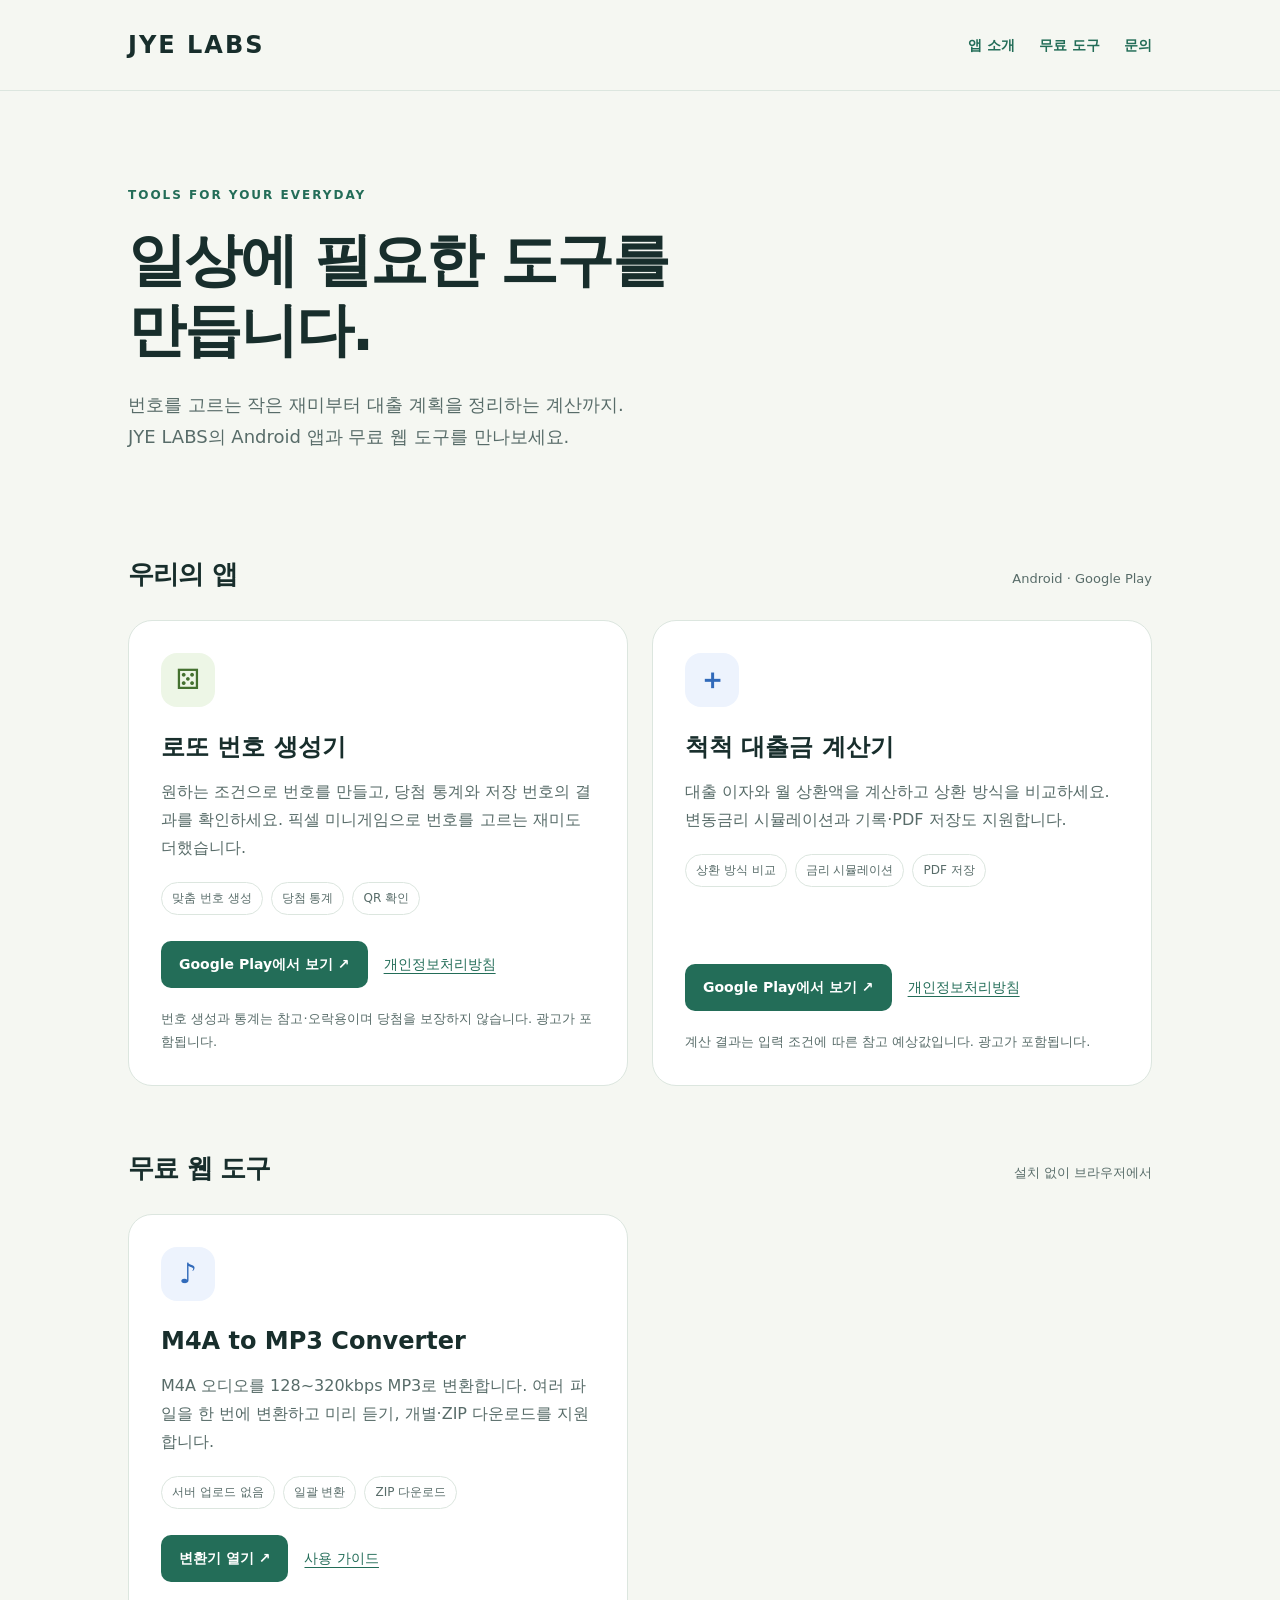
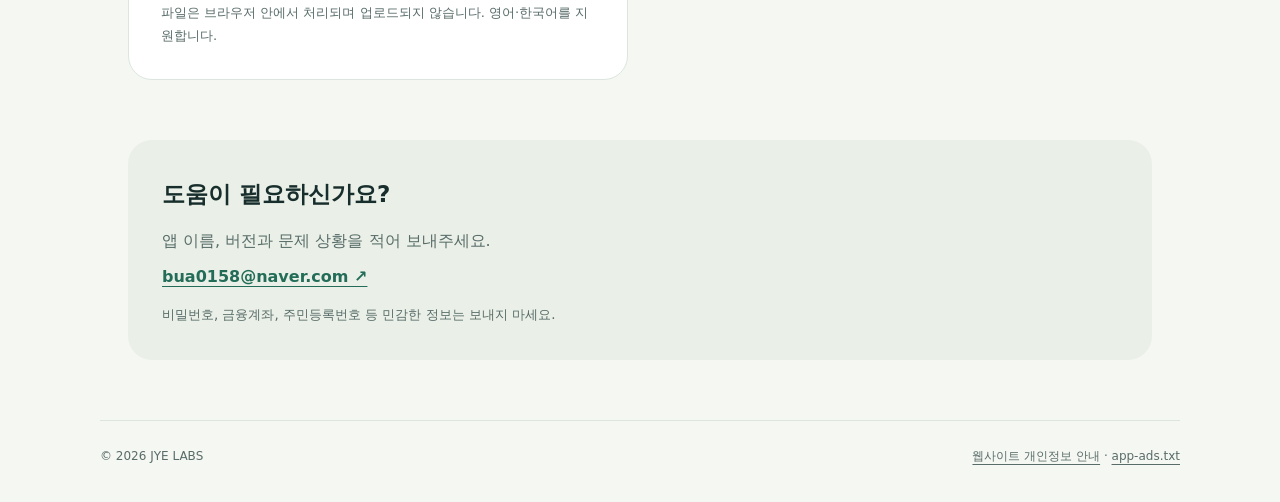
<file: index.html>
<!doctype html><html lang="ko"><head><meta charset="utf-8"><meta name="viewport" content="width=device-width,initial-scale=1"><meta name="color-scheme" content="light"><title>JYE LABS Android 앱·로또 번호 생성기·대출금 계산기</title><link rel="stylesheet" href="/styles.css"><link rel="icon" href="/favicon.svg" type="image/svg+xml"><meta name="description" content="JYE LABS Android 앱의 기능과 설치 링크를 확인하세요. 로또 번호 생성기와 척척 대출금 계산기의 공식 소개·지원·개인정보 안내입니다."><meta property="og:title" content="JYE LABS Android 앱·로또 번호 생성기·대출금 계산기"><meta property="og:description" content="JYE LABS Android 앱의 기능과 설치 링크를 확인하세요. 로또 번호 생성기와 척척 대출금 계산기의 공식 소개·지원·개인정보 안내입니다."><meta property="og:url" content="https://io.jyelabs.com/"><meta property="og:locale" content="ko_KR"><meta name="twitter:title" content="JYE LABS Android 앱·로또 번호 생성기·대출금 계산기"><meta name="twitter:description" content="JYE LABS Android 앱의 기능과 설치 링크를 확인하세요. 로또 번호 생성기와 척척 대출금 계산기의 공식 소개·지원·개인정보 안내입니다."><meta name="twitter:url" content="https://io.jyelabs.com/"><link rel="canonical" href="https://io.jyelabs.com/"><meta name="robots" content="index,follow,max-image-preview:large"></head><body><header><div class="wrap nav"><a class="brand" href="/">JYE LABS</a><nav aria-label="주 메뉴"><a href="/#apps">앱 소개</a><a href="/#tools">무료 도구</a><a href="/#contact">문의</a></nav></div></header><main class="wrap"><section class="hero"><div class="eyebrow">TOOLS FOR YOUR EVERYDAY</div><h1>일상에 필요한 도구를<br>만듭니다.</h1><p>번호를 고르는 작은 재미부터 대출 계획을 정리하는 계산까지.<br>JYE LABS의 Android 앱과 무료 웹 도구를 만나보세요.</p></section><section id="apps"><div class="section-head"><h2>우리의 앱</h2><span>Android · Google Play</span></div><div class="grid"><article class="card"><div class="icon" aria-hidden="true">⚄</div><h3>로또 번호 생성기</h3><p>원하는 조건으로 번호를 만들고, 당첨 통계와 저장 번호의 결과를 확인하세요. 픽셀 미니게임으로 번호를 고르는 재미도 더했습니다.</p><div class="tags"><span class="tag">맞춤 번호 생성</span><span class="tag">당첨 통계</span><span class="tag">QR 확인</span></div><div class="links"><a class="button" href="https://play.google.com/store/apps/details?id=com.jyelabs.luckmasterlotto" rel="noopener noreferrer" target="_blank">Google Play에서 보기 ↗</a><a class="textlink" href="/privacy/lotto.html">개인정보처리방침</a></div><p class="note">번호 생성과 통계는 참고·오락용이며 당첨을 보장하지 않습니다. 광고가 포함됩니다.</p></article><article class="card"><div class="icon blue" aria-hidden="true">＋</div><h3>척척 대출금 계산기</h3><p>대출 이자와 월 상환액을 계산하고 상환 방식을 비교하세요. 변동금리 시뮬레이션과 기록·PDF 저장도 지원합니다.</p><div class="tags"><span class="tag">상환 방식 비교</span><span class="tag">금리 시뮬레이션</span><span class="tag">PDF 저장</span></div><div class="links"><a class="button" href="https://play.google.com/store/apps/details?id=com.aistudio.loancalculator.xqywt" rel="noopener noreferrer" target="_blank">Google Play에서 보기 ↗</a><a class="textlink" href="/privacy/loan.html">개인정보처리방침</a></div><p class="note">계산 결과는 입력 조건에 따른 참고 예상값입니다. 광고가 포함됩니다.</p></article></div></section><section id="tools" class="tools"><div class="section-head"><h2>무료 웹 도구</h2><span>설치 없이 브라우저에서</span></div><div class="grid"><article class="card"><div class="icon blue" aria-hidden="true">♪</div><h3>M4A to MP3 Converter</h3><p>M4A 오디오를 128~320kbps MP3로 변환합니다. 여러 파일을 한 번에 변환하고 미리 듣기, 개별·ZIP 다운로드를 지원합니다.</p><div class="tags"><span class="tag">서버 업로드 없음</span><span class="tag">일괄 변환</span><span class="tag">ZIP 다운로드</span></div><div class="links"><a class="button" href="https://www.m4amp3.jyelabs.com/">변환기 열기 ↗</a><a class="textlink" href="/guides/m4a-to-mp3">사용 가이드</a></div><p class="note">파일은 브라우저 안에서 처리되며 업로드되지 않습니다. 영어·한국어를 지원합니다.</p></article></div></section><section class="support" id="contact"><h2>도움이 필요하신가요?</h2><p>앱 이름, 버전과 문제 상황을 적어 보내주세요.</p><a href="mailto:bua0158@naver.com">bua0158@naver.com ↗</a><small>비밀번호, 금융계좌, 주민등록번호 등 민감한 정보는 보내지 마세요.</small></section></main><footer class="wrap footer"><span>© 2026 JYE LABS</span><span><a href="/privacy/site.html">웹사이트 개인정보 안내</a> · <a href="/app-ads.txt">app-ads.txt</a></span></footer></body></html>
</file>
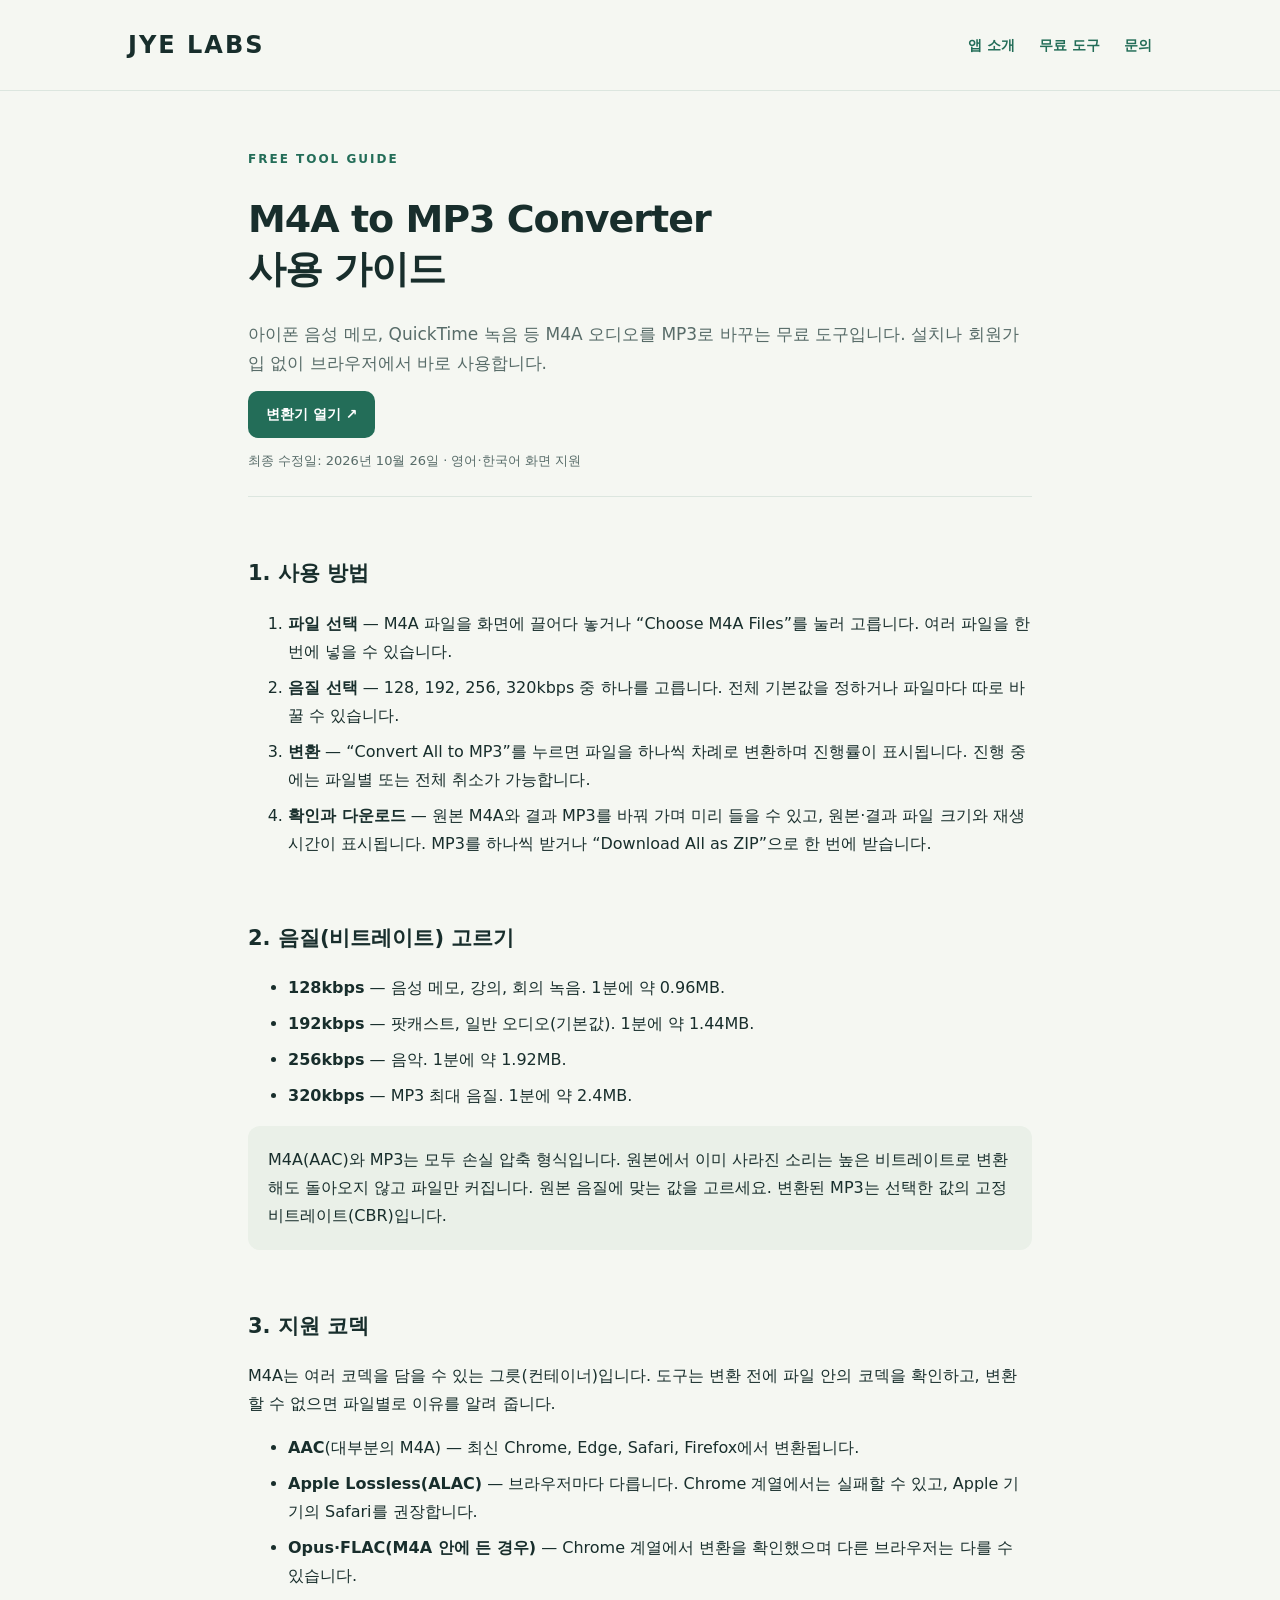
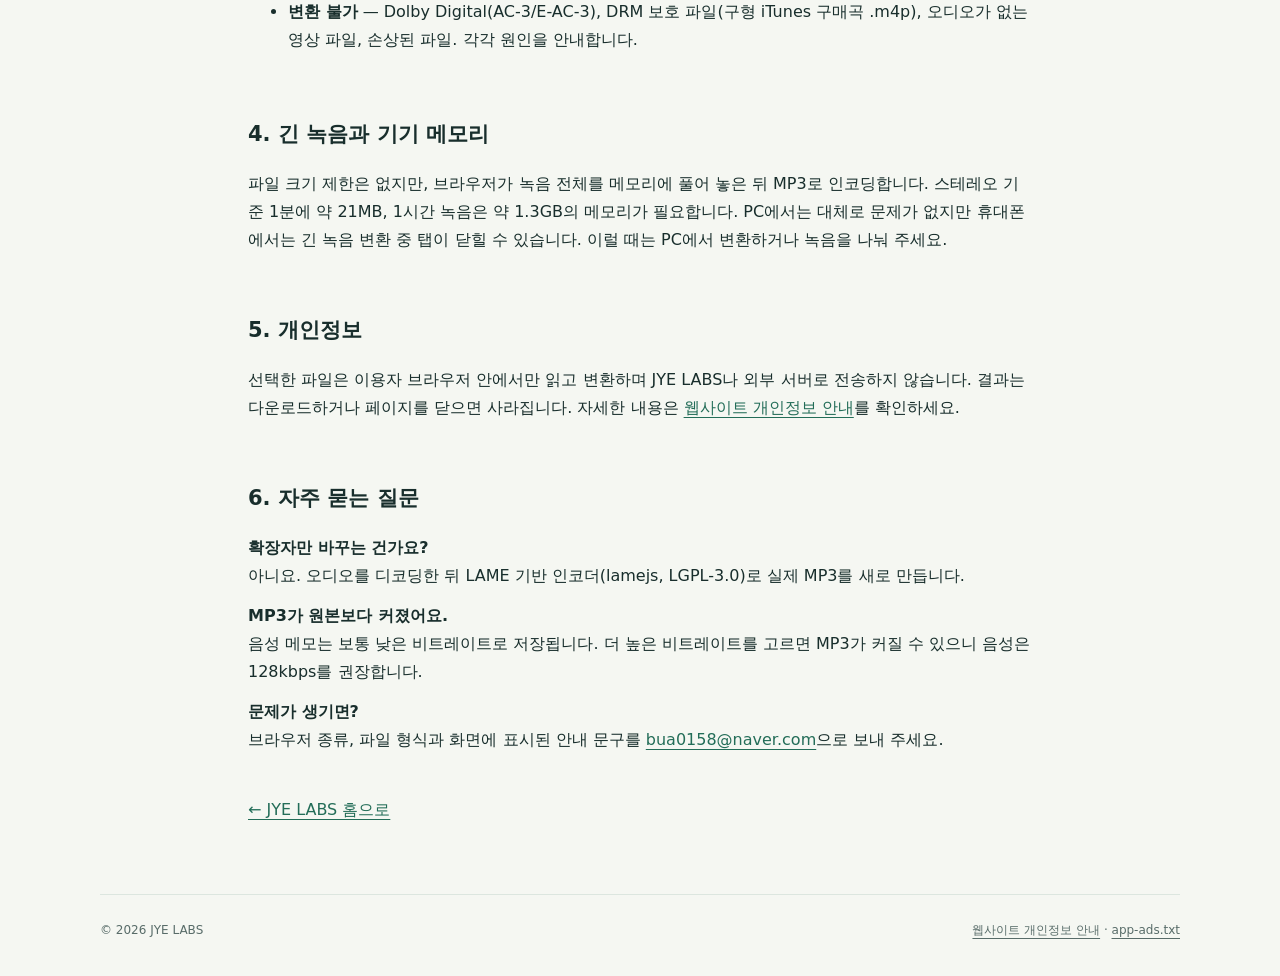
<file: guides/m4a-to-mp3.html>
<!doctype html><html lang="ko"><head><meta charset="utf-8"><meta name="viewport" content="width=device-width,initial-scale=1"><meta name="color-scheme" content="light"><title>M4A MP3 변환 사용 가이드 | JYE LABS</title><meta name="description" content="JYE LABS M4A to MP3 Converter 사용 방법, 음질 선택 기준, 지원 코덱과 제한사항을 안내합니다. 파일은 브라우저에서 처리되며 업로드되지 않습니다."><link rel="canonical" href="https://io.jyelabs.com/guides/m4a-to-mp3"><meta property="og:title" content="M4A MP3 변환 사용 가이드 | JYE LABS"><meta property="og:description" content="M4A to MP3 Converter 사용 방법, 음질 선택 기준, 지원 코덱과 제한사항 안내"><meta property="og:url" content="https://io.jyelabs.com/guides/m4a-to-mp3"><meta property="og:locale" content="ko_KR"><link rel="stylesheet" href="/styles.css"><link rel="icon" href="/favicon.svg" type="image/svg+xml"></head><body><header><div class="wrap nav"><a class="brand" href="/">JYE LABS</a><nav aria-label="주 메뉴"><a href="/#apps">앱 소개</a><a href="/#tools">무료 도구</a><a href="/#contact">문의</a></nav></div></header><main class="wrap policy"><div class="eyebrow">FREE TOOL GUIDE</div><h1>M4A to MP3 Converter<br>사용 가이드</h1><p class="lede">아이폰 음성 메모, QuickTime 녹음 등 M4A 오디오를 MP3로 바꾸는 무료 도구입니다. 설치나 회원가입 없이 브라우저에서 바로 사용합니다.</p><p><a class="button" href="https://www.m4amp3.jyelabs.com/">변환기 열기 ↗</a></p><p class="meta">최종 수정일: 2026년 10월 26일 · 영어·한국어 화면 지원</p>
<section><h2>1. 사용 방법</h2><ol><li><b>파일 선택</b> — M4A 파일을 화면에 끌어다 놓거나 “Choose M4A Files”를 눌러 고릅니다. 여러 파일을 한 번에 넣을 수 있습니다.</li><li><b>음질 선택</b> — 128, 192, 256, 320kbps 중 하나를 고릅니다. 전체 기본값을 정하거나 파일마다 따로 바꿀 수 있습니다.</li><li><b>변환</b> — “Convert All to MP3”를 누르면 파일을 하나씩 차례로 변환하며 진행률이 표시됩니다. 진행 중에는 파일별 또는 전체 취소가 가능합니다.</li><li><b>확인과 다운로드</b> — 원본 M4A와 결과 MP3를 바꿔 가며 미리 들을 수 있고, 원본·결과 파일 크기와 재생시간이 표시됩니다. MP3를 하나씩 받거나 “Download All as ZIP”으로 한 번에 받습니다.</li></ol></section>
<section><h2>2. 음질(비트레이트) 고르기</h2><ul><li><b>128kbps</b> — 음성 메모, 강의, 회의 녹음. 1분에 약 0.96MB.</li><li><b>192kbps</b> — 팟캐스트, 일반 오디오(기본값). 1분에 약 1.44MB.</li><li><b>256kbps</b> — 음악. 1분에 약 1.92MB.</li><li><b>320kbps</b> — MP3 최대 음질. 1분에 약 2.4MB.</li></ul><p class="callout">M4A(AAC)와 MP3는 모두 손실 압축 형식입니다. 원본에서 이미 사라진 소리는 높은 비트레이트로 변환해도 돌아오지 않고 파일만 커집니다. 원본 음질에 맞는 값을 고르세요. 변환된 MP3는 선택한 값의 고정 비트레이트(CBR)입니다.</p></section>
<section><h2>3. 지원 코덱</h2><p>M4A는 여러 코덱을 담을 수 있는 그릇(컨테이너)입니다. 도구는 변환 전에 파일 안의 코덱을 확인하고, 변환할 수 없으면 파일별로 이유를 알려 줍니다.</p><ul><li><b>AAC</b>(대부분의 M4A) — 최신 Chrome, Edge, Safari, Firefox에서 변환됩니다.</li><li><b>Apple Lossless(ALAC)</b> — 브라우저마다 다릅니다. Chrome 계열에서는 실패할 수 있고, Apple 기기의 Safari를 권장합니다.</li><li><b>Opus·FLAC(M4A 안에 든 경우)</b> — Chrome 계열에서 변환을 확인했으며 다른 브라우저는 다를 수 있습니다.</li><li><b>변환 불가</b> — Dolby Digital(AC-3/E-AC-3), DRM 보호 파일(구형 iTunes 구매곡 .m4p), 오디오가 없는 영상 파일, 손상된 파일. 각각 원인을 안내합니다.</li></ul></section>
<section><h2>4. 긴 녹음과 기기 메모리</h2><p>파일 크기 제한은 없지만, 브라우저가 녹음 전체를 메모리에 풀어 놓은 뒤 MP3로 인코딩합니다. 스테레오 기준 1분에 약 21MB, 1시간 녹음은 약 1.3GB의 메모리가 필요합니다. PC에서는 대체로 문제가 없지만 휴대폰에서는 긴 녹음 변환 중 탭이 닫힐 수 있습니다. 이럴 때는 PC에서 변환하거나 녹음을 나눠 주세요.</p></section>
<section><h2>5. 개인정보</h2><p>선택한 파일은 이용자 브라우저 안에서만 읽고 변환하며 JYE LABS나 외부 서버로 전송하지 않습니다. 결과는 다운로드하거나 페이지를 닫으면 사라집니다. 자세한 내용은 <a href="/privacy/site.html">웹사이트 개인정보 안내</a>를 확인하세요.</p></section>
<section><h2>6. 자주 묻는 질문</h2><p><b>확장자만 바꾸는 건가요?</b><br>아니요. 오디오를 디코딩한 뒤 LAME 기반 인코더(lamejs, LGPL-3.0)로 실제 MP3를 새로 만듭니다.</p><p><b>MP3가 원본보다 커졌어요.</b><br>음성 메모는 보통 낮은 비트레이트로 저장됩니다. 더 높은 비트레이트를 고르면 MP3가 커질 수 있으니 음성은 128kbps를 권장합니다.</p><p><b>문제가 생기면?</b><br>브라우저 종류, 파일 형식과 화면에 표시된 안내 문구를 <a href="mailto:bua0158@naver.com">bua0158@naver.com</a>으로 보내 주세요.</p></section><a class="back" href="/">← JYE LABS 홈으로</a></main><footer class="wrap footer"><span>© 2026 JYE LABS</span><span><a href="/privacy/site.html">웹사이트 개인정보 안내</a> · <a href="/app-ads.txt">app-ads.txt</a></span></footer></body></html>
</file>
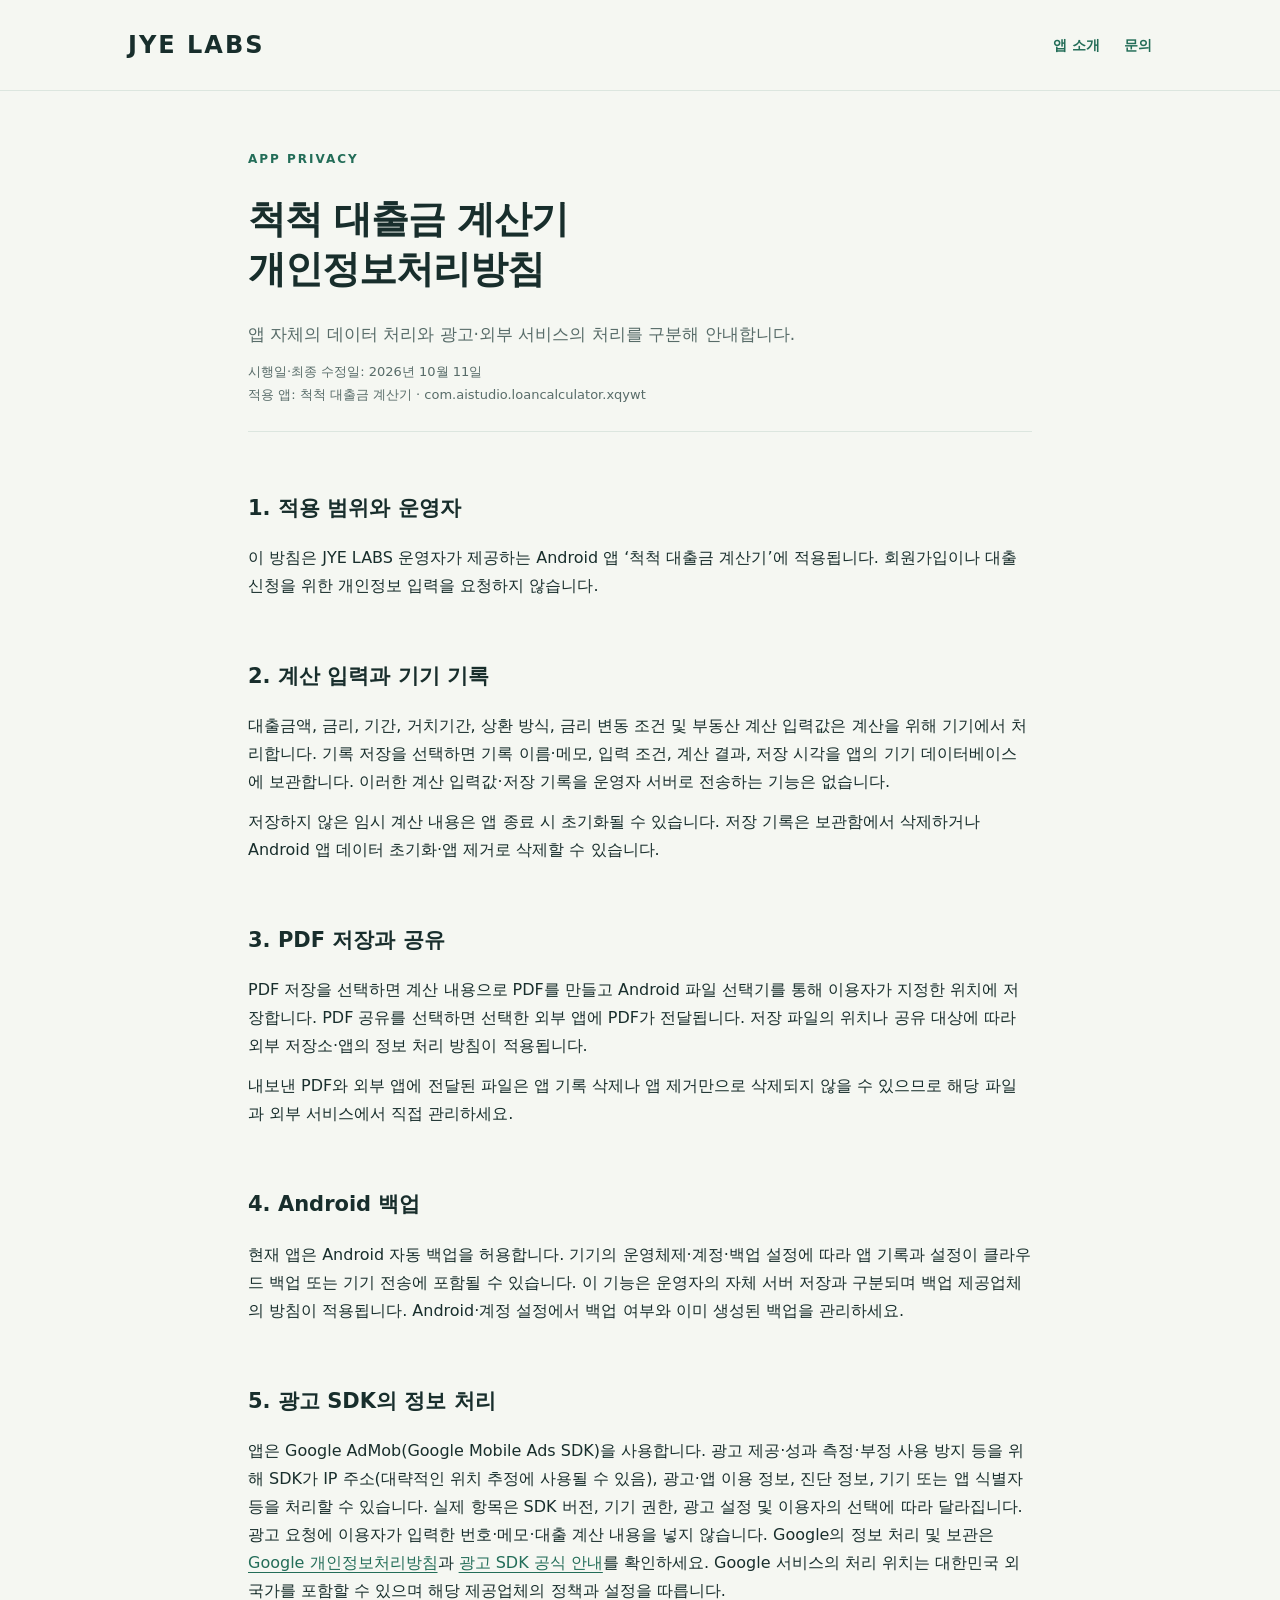
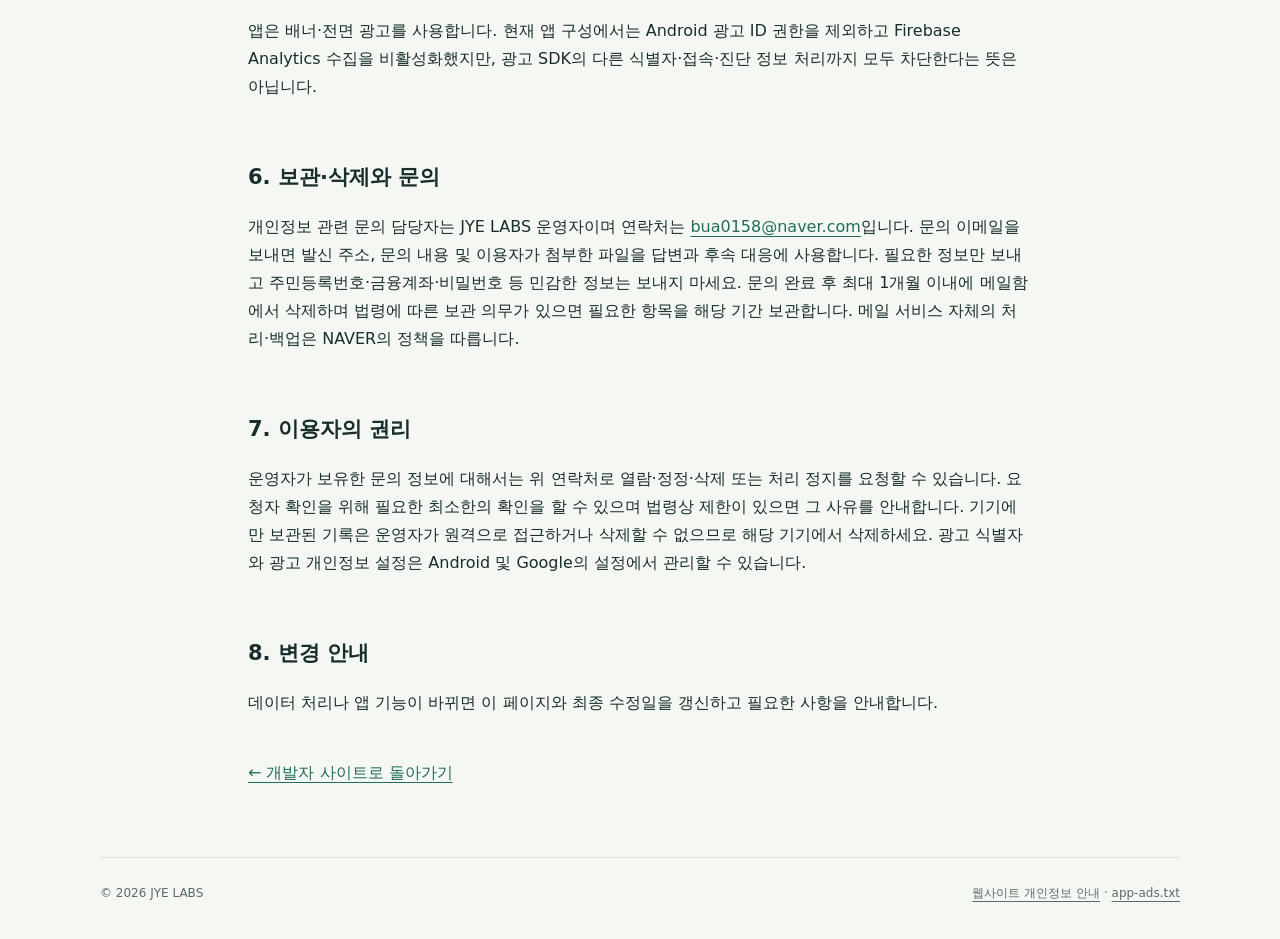
<file: privacy/loan.html>
<!doctype html><html lang="ko"><head><meta charset="utf-8"><meta name="viewport" content="width=device-width,initial-scale=1"><meta name="description" content="척척 대출금 계산기의 기기 저장, 광고, 외부 서비스 및 문의 정보 처리 안내"><meta name="color-scheme" content="light"><title>척척 대출금 계산기 개인정보처리방침 | JYE LABS</title><link rel="stylesheet" href="/styles.css"><link rel="icon" href="/favicon.svg" type="image/svg+xml"></head><body><header><div class="wrap nav"><a class="brand" href="/">JYE LABS</a><nav aria-label="주 메뉴"><a href="/#apps">앱 소개</a><a href="/#contact">문의</a></nav></div></header><main class="wrap policy"><div class="eyebrow">APP PRIVACY</div><h1>척척 대출금 계산기<br>개인정보처리방침</h1><p class="lede">앱 자체의 데이터 처리와 광고·외부 서비스의 처리를 구분해 안내합니다.</p><p class="meta">시행일·최종 수정일: 2026년 10월 11일<br>적용 앱: 척척 대출금 계산기 · com.aistudio.loancalculator.xqywt</p><section><h2>1. 적용 범위와 운영자</h2><p>이 방침은 JYE LABS 운영자가 제공하는 Android 앱 ‘척척 대출금 계산기’에 적용됩니다. 회원가입이나 대출 신청을 위한 개인정보 입력을 요청하지 않습니다.</p></section><section><h2>2. 계산 입력과 기기 기록</h2><p>대출금액, 금리, 기간, 거치기간, 상환 방식, 금리 변동 조건 및 부동산 계산 입력값은 계산을 위해 기기에서 처리합니다. 기록 저장을 선택하면 기록 이름·메모, 입력 조건, 계산 결과, 저장 시각을 앱의 기기 데이터베이스에 보관합니다. 이러한 계산 입력값·저장 기록을 운영자 서버로 전송하는 기능은 없습니다.</p><p>저장하지 않은 임시 계산 내용은 앱 종료 시 초기화될 수 있습니다. 저장 기록은 보관함에서 삭제하거나 Android 앱 데이터 초기화·앱 제거로 삭제할 수 있습니다.</p></section><section><h2>3. PDF 저장과 공유</h2><p>PDF 저장을 선택하면 계산 내용으로 PDF를 만들고 Android 파일 선택기를 통해 이용자가 지정한 위치에 저장합니다. PDF 공유를 선택하면 선택한 외부 앱에 PDF가 전달됩니다. 저장 파일의 위치나 공유 대상에 따라 외부 저장소·앱의 정보 처리 방침이 적용됩니다.</p><p>내보낸 PDF와 외부 앱에 전달된 파일은 앱 기록 삭제나 앱 제거만으로 삭제되지 않을 수 있으므로 해당 파일과 외부 서비스에서 직접 관리하세요.</p></section><section><h2>4. Android 백업</h2><p>현재 앱은 Android 자동 백업을 허용합니다. 기기의 운영체제·계정·백업 설정에 따라 앱 기록과 설정이 클라우드 백업 또는 기기 전송에 포함될 수 있습니다. 이 기능은 운영자의 자체 서버 저장과 구분되며 백업 제공업체의 방침이 적용됩니다. Android·계정 설정에서 백업 여부와 이미 생성된 백업을 관리하세요.</p></section><section><h2>5. 광고 SDK의 정보 처리</h2><p>앱은 Google AdMob(Google Mobile Ads SDK)을 사용합니다. 광고 제공·성과 측정·부정 사용 방지 등을 위해 SDK가 IP 주소(대략적인 위치 추정에 사용될 수 있음), 광고·앱 이용 정보, 진단 정보, 기기 또는 앱 식별자 등을 처리할 수 있습니다. 실제 항목은 SDK 버전, 기기 권한, 광고 설정 및 이용자의 선택에 따라 달라집니다. 광고 요청에 이용자가 입력한 번호·메모·대출 계산 내용을 넣지 않습니다. Google의 정보 처리 및 보관은 <a href="https://policies.google.com/privacy" rel="noopener noreferrer" target="_blank">Google 개인정보처리방침</a>과 <a href="https://developers.google.com/admob/android/privacy/play-data-disclosure" rel="noopener noreferrer" target="_blank">광고 SDK 공식 안내</a>를 확인하세요. Google 서비스의 처리 위치는 대한민국 외 국가를 포함할 수 있으며 해당 제공업체의 정책과 설정을 따릅니다.</p><p>앱은 배너·전면 광고를 사용합니다. 현재 앱 구성에서는 Android 광고 ID 권한을 제외하고 Firebase Analytics 수집을 비활성화했지만, 광고 SDK의 다른 식별자·접속·진단 정보 처리까지 모두 차단한다는 뜻은 아닙니다.</p></section><section><h2>6. 보관·삭제와 문의</h2><p>개인정보 관련 문의 담당자는 JYE LABS 운영자이며 연락처는 <a href="mailto:bua0158@naver.com">bua0158@naver.com</a>입니다. 문의 이메일을 보내면 발신 주소, 문의 내용 및 이용자가 첨부한 파일을 답변과 후속 대응에 사용합니다. 필요한 정보만 보내고 주민등록번호·금융계좌·비밀번호 등 민감한 정보는 보내지 마세요. 문의 완료 후 최대 1개월 이내에 메일함에서 삭제하며 법령에 따른 보관 의무가 있으면 필요한 항목을 해당 기간 보관합니다. 메일 서비스 자체의 처리·백업은 NAVER의 정책을 따릅니다.</p></section><section><h2>7. 이용자의 권리</h2><p>운영자가 보유한 문의 정보에 대해서는 위 연락처로 열람·정정·삭제 또는 처리 정지를 요청할 수 있습니다. 요청자 확인을 위해 필요한 최소한의 확인을 할 수 있으며 법령상 제한이 있으면 그 사유를 안내합니다. 기기에만 보관된 기록은 운영자가 원격으로 접근하거나 삭제할 수 없으므로 해당 기기에서 삭제하세요. 광고 식별자와 광고 개인정보 설정은 Android 및 Google의 설정에서 관리할 수 있습니다.</p></section><section><h2>8. 변경 안내</h2><p>데이터 처리나 앱 기능이 바뀌면 이 페이지와 최종 수정일을 갱신하고 필요한 사항을 안내합니다.</p></section><a class="back" href="/">← 개발자 사이트로 돌아가기</a></main><footer class="wrap footer"><span>© 2026 JYE LABS</span><span><a href="/privacy/site.html">웹사이트 개인정보 안내</a> · <a href="/app-ads.txt">app-ads.txt</a></span></footer></body></html>
</file>
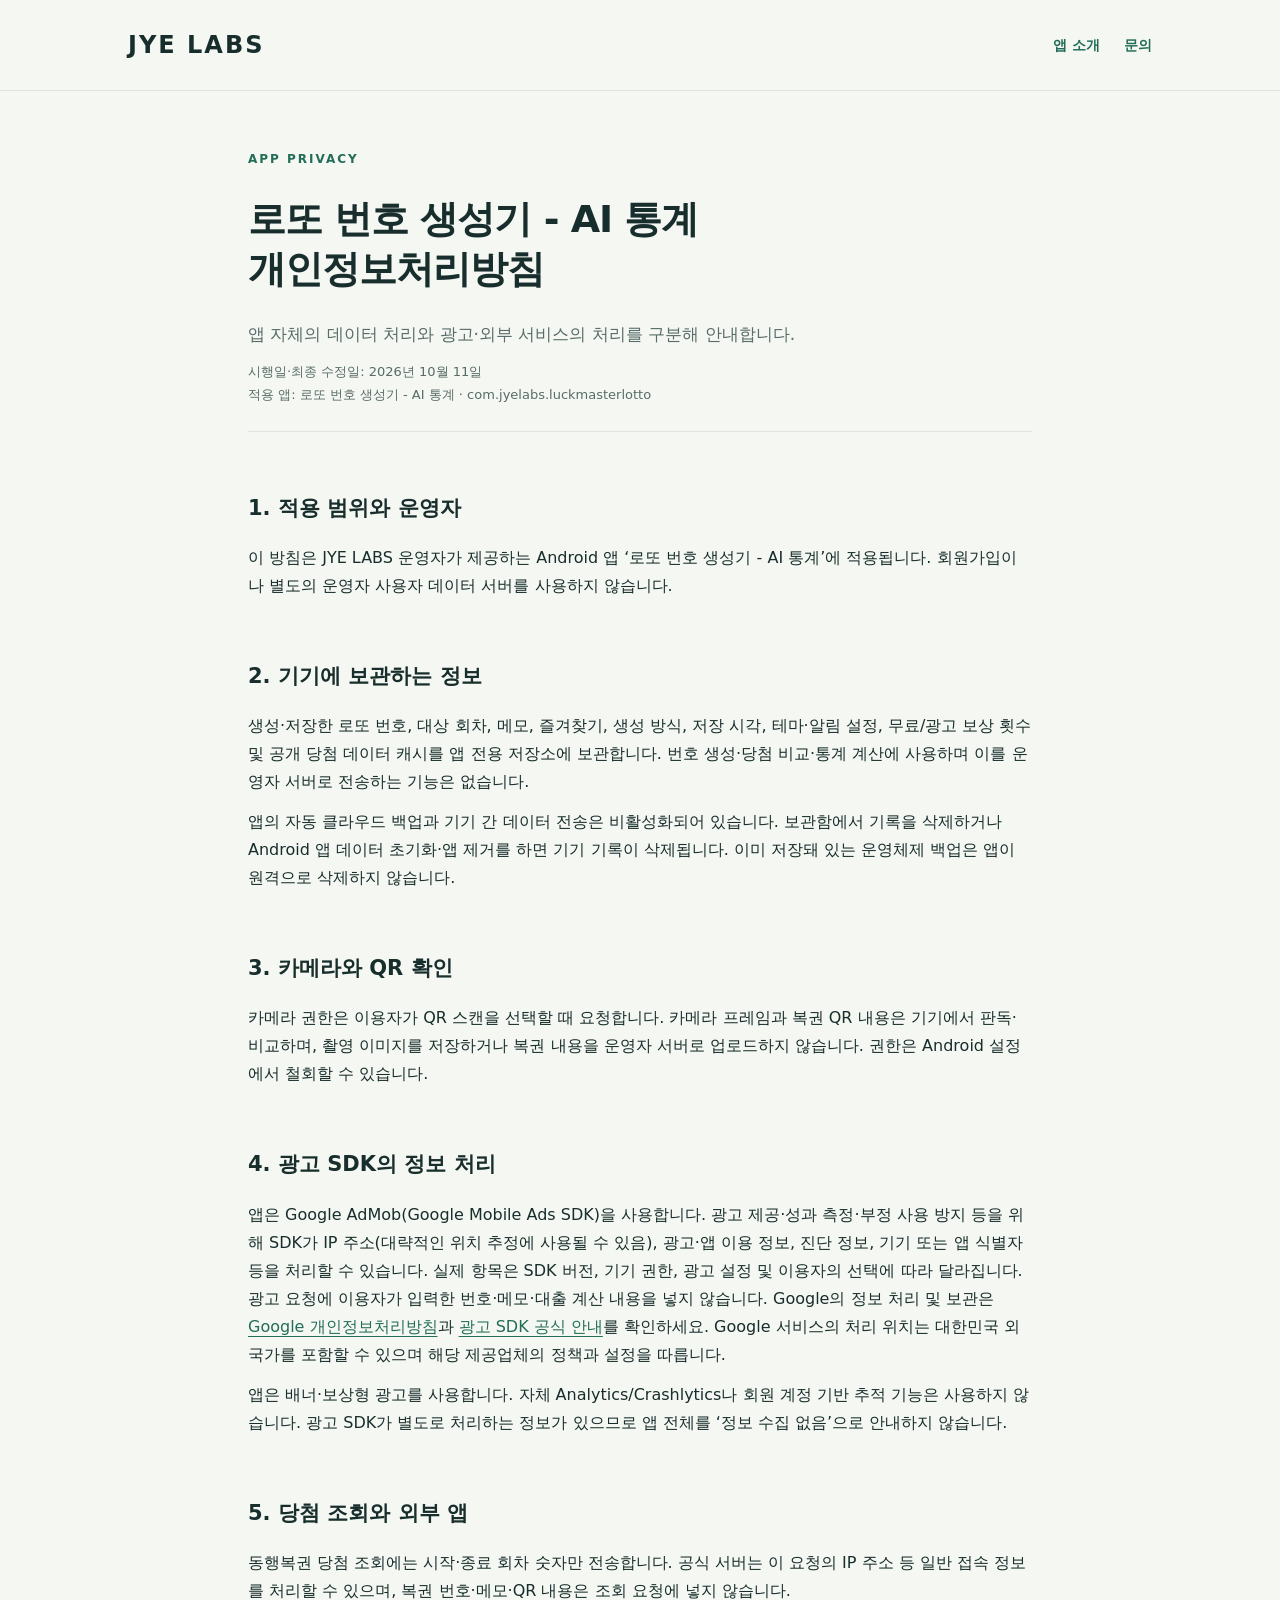
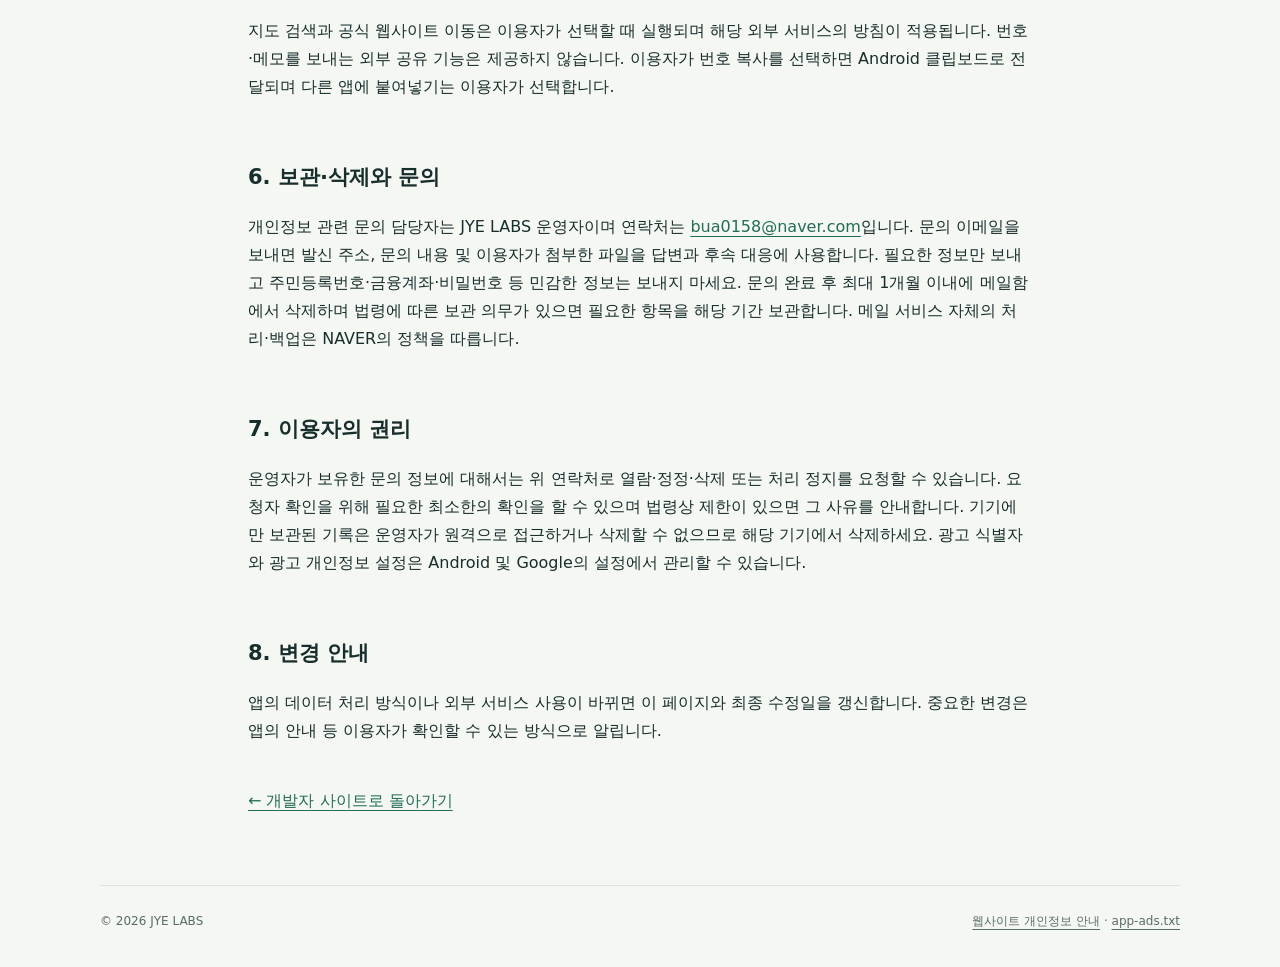
<file: privacy/lotto.html>
<!doctype html><html lang="ko"><head><meta charset="utf-8"><meta name="viewport" content="width=device-width,initial-scale=1"><meta name="description" content="로또 번호 생성기 - AI 통계의 기기 저장, 광고, 외부 서비스 및 문의 정보 처리 안내"><meta name="color-scheme" content="light"><title>로또 번호 생성기 - AI 통계 개인정보처리방침 | JYE LABS</title><link rel="stylesheet" href="/styles.css"><link rel="icon" href="/favicon.svg" type="image/svg+xml"></head><body><header><div class="wrap nav"><a class="brand" href="/">JYE LABS</a><nav aria-label="주 메뉴"><a href="/#apps">앱 소개</a><a href="/#contact">문의</a></nav></div></header><main class="wrap policy"><div class="eyebrow">APP PRIVACY</div><h1>로또 번호 생성기 - AI 통계<br>개인정보처리방침</h1><p class="lede">앱 자체의 데이터 처리와 광고·외부 서비스의 처리를 구분해 안내합니다.</p><p class="meta">시행일·최종 수정일: 2026년 10월 11일<br>적용 앱: 로또 번호 생성기 - AI 통계 · com.jyelabs.luckmasterlotto</p><section><h2>1. 적용 범위와 운영자</h2><p>이 방침은 JYE LABS 운영자가 제공하는 Android 앱 ‘로또 번호 생성기 - AI 통계’에 적용됩니다. 회원가입이나 별도의 운영자 사용자 데이터 서버를 사용하지 않습니다.</p></section><section><h2>2. 기기에 보관하는 정보</h2><p>생성·저장한 로또 번호, 대상 회차, 메모, 즐겨찾기, 생성 방식, 저장 시각, 테마·알림 설정, 무료/광고 보상 횟수 및 공개 당첨 데이터 캐시를 앱 전용 저장소에 보관합니다. 번호 생성·당첨 비교·통계 계산에 사용하며 이를 운영자 서버로 전송하는 기능은 없습니다.</p><p>앱의 자동 클라우드 백업과 기기 간 데이터 전송은 비활성화되어 있습니다. 보관함에서 기록을 삭제하거나 Android 앱 데이터 초기화·앱 제거를 하면 기기 기록이 삭제됩니다. 이미 저장돼 있는 운영체제 백업은 앱이 원격으로 삭제하지 않습니다.</p></section><section><h2>3. 카메라와 QR 확인</h2><p>카메라 권한은 이용자가 QR 스캔을 선택할 때 요청합니다. 카메라 프레임과 복권 QR 내용은 기기에서 판독·비교하며, 촬영 이미지를 저장하거나 복권 내용을 운영자 서버로 업로드하지 않습니다. 권한은 Android 설정에서 철회할 수 있습니다.</p></section><section><h2>4. 광고 SDK의 정보 처리</h2><p>앱은 Google AdMob(Google Mobile Ads SDK)을 사용합니다. 광고 제공·성과 측정·부정 사용 방지 등을 위해 SDK가 IP 주소(대략적인 위치 추정에 사용될 수 있음), 광고·앱 이용 정보, 진단 정보, 기기 또는 앱 식별자 등을 처리할 수 있습니다. 실제 항목은 SDK 버전, 기기 권한, 광고 설정 및 이용자의 선택에 따라 달라집니다. 광고 요청에 이용자가 입력한 번호·메모·대출 계산 내용을 넣지 않습니다. Google의 정보 처리 및 보관은 <a href="https://policies.google.com/privacy" rel="noopener noreferrer" target="_blank">Google 개인정보처리방침</a>과 <a href="https://developers.google.com/admob/android/privacy/play-data-disclosure" rel="noopener noreferrer" target="_blank">광고 SDK 공식 안내</a>를 확인하세요. Google 서비스의 처리 위치는 대한민국 외 국가를 포함할 수 있으며 해당 제공업체의 정책과 설정을 따릅니다.</p><p>앱은 배너·보상형 광고를 사용합니다. 자체 Analytics/Crashlytics나 회원 계정 기반 추적 기능은 사용하지 않습니다. 광고 SDK가 별도로 처리하는 정보가 있으므로 앱 전체를 ‘정보 수집 없음’으로 안내하지 않습니다.</p></section><section><h2>5. 당첨 조회와 외부 앱</h2><p>동행복권 당첨 조회에는 시작·종료 회차 숫자만 전송합니다. 공식 서버는 이 요청의 IP 주소 등 일반 접속 정보를 처리할 수 있으며, 복권 번호·메모·QR 내용은 조회 요청에 넣지 않습니다.</p><p>지도 검색과 공식 웹사이트 이동은 이용자가 선택할 때 실행되며 해당 외부 서비스의 방침이 적용됩니다. 번호·메모를 보내는 외부 공유 기능은 제공하지 않습니다. 이용자가 번호 복사를 선택하면 Android 클립보드로 전달되며 다른 앱에 붙여넣기는 이용자가 선택합니다.</p></section><section><h2>6. 보관·삭제와 문의</h2><p>개인정보 관련 문의 담당자는 JYE LABS 운영자이며 연락처는 <a href="mailto:bua0158@naver.com">bua0158@naver.com</a>입니다. 문의 이메일을 보내면 발신 주소, 문의 내용 및 이용자가 첨부한 파일을 답변과 후속 대응에 사용합니다. 필요한 정보만 보내고 주민등록번호·금융계좌·비밀번호 등 민감한 정보는 보내지 마세요. 문의 완료 후 최대 1개월 이내에 메일함에서 삭제하며 법령에 따른 보관 의무가 있으면 필요한 항목을 해당 기간 보관합니다. 메일 서비스 자체의 처리·백업은 NAVER의 정책을 따릅니다.</p></section><section><h2>7. 이용자의 권리</h2><p>운영자가 보유한 문의 정보에 대해서는 위 연락처로 열람·정정·삭제 또는 처리 정지를 요청할 수 있습니다. 요청자 확인을 위해 필요한 최소한의 확인을 할 수 있으며 법령상 제한이 있으면 그 사유를 안내합니다. 기기에만 보관된 기록은 운영자가 원격으로 접근하거나 삭제할 수 없으므로 해당 기기에서 삭제하세요. 광고 식별자와 광고 개인정보 설정은 Android 및 Google의 설정에서 관리할 수 있습니다.</p></section><section><h2>8. 변경 안내</h2><p>앱의 데이터 처리 방식이나 외부 서비스 사용이 바뀌면 이 페이지와 최종 수정일을 갱신합니다. 중요한 변경은 앱의 안내 등 이용자가 확인할 수 있는 방식으로 알립니다.</p></section><a class="back" href="/">← 개발자 사이트로 돌아가기</a></main><footer class="wrap footer"><span>© 2026 JYE LABS</span><span><a href="/privacy/site.html">웹사이트 개인정보 안내</a> · <a href="/app-ads.txt">app-ads.txt</a></span></footer></body></html>
</file>
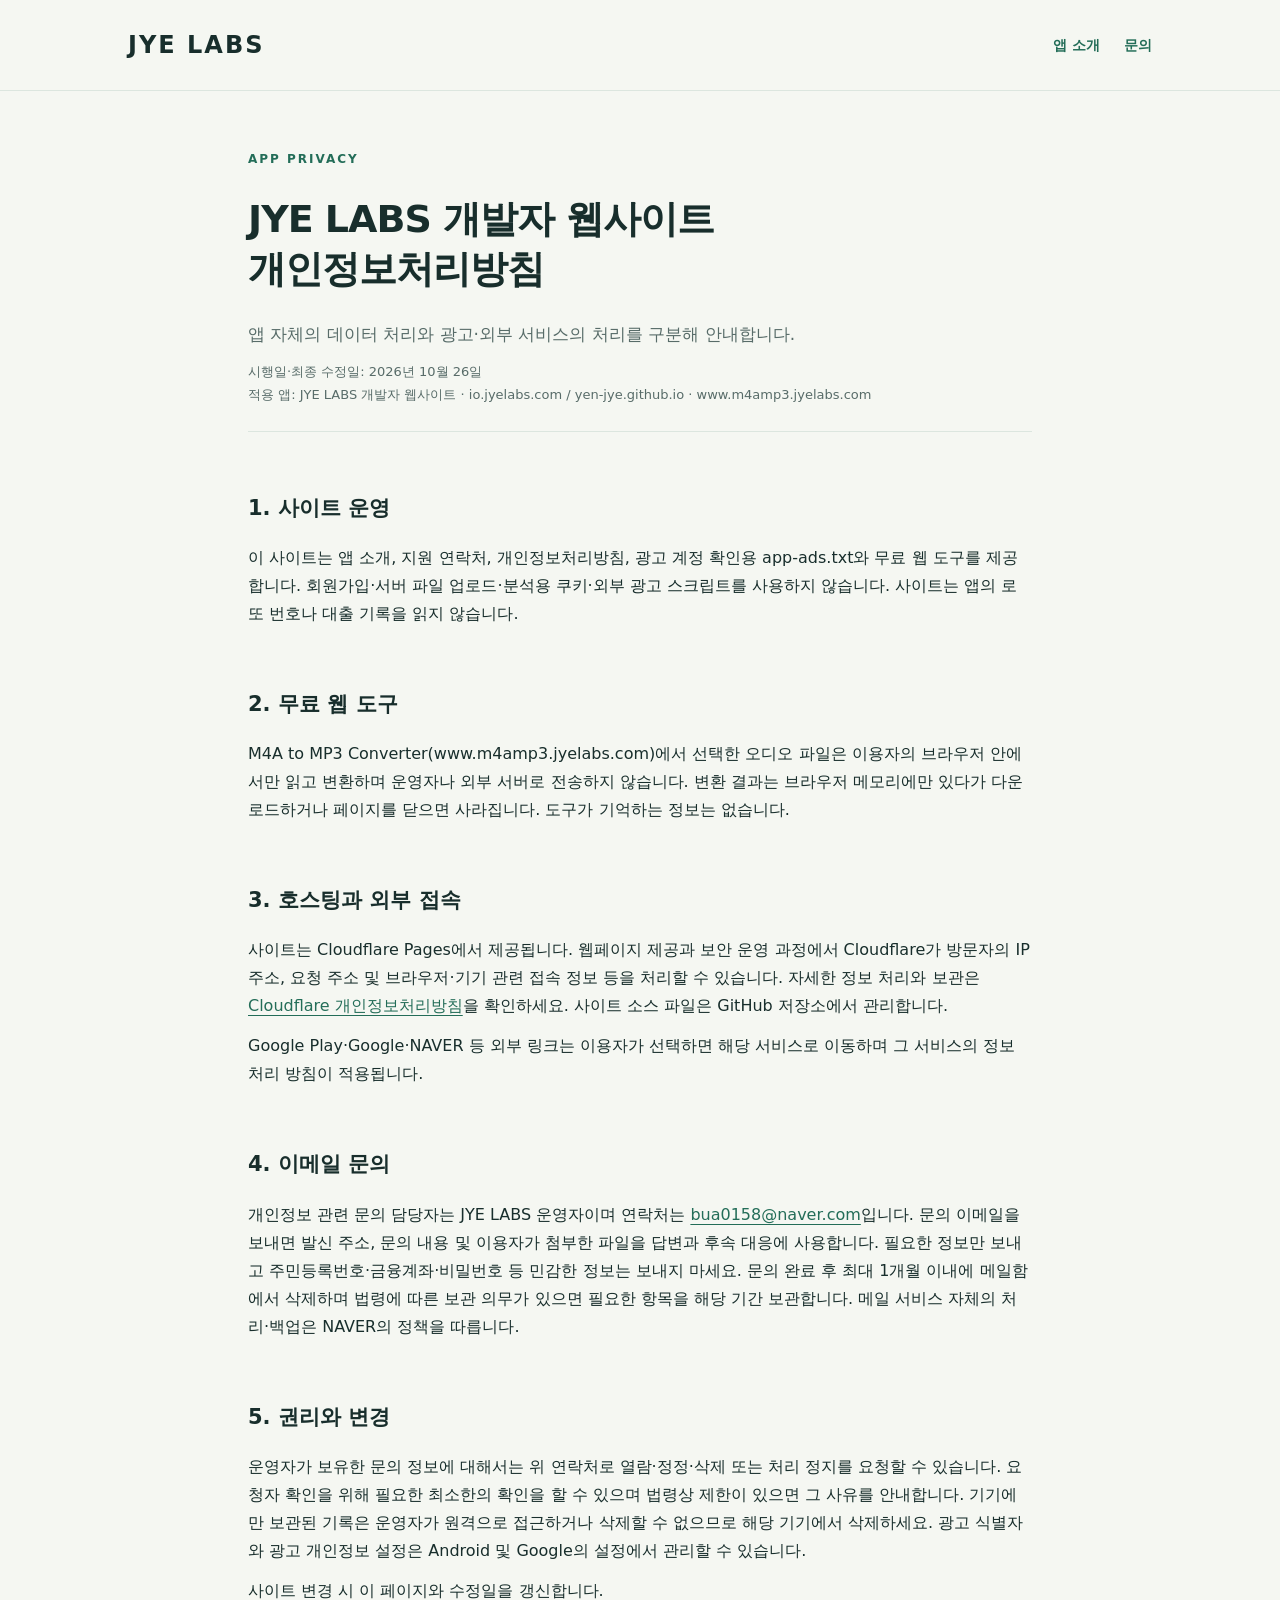
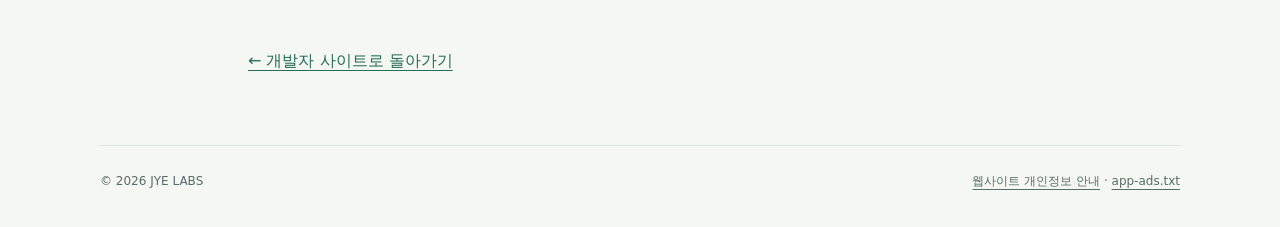
<file: privacy/site.html>
<!doctype html><html lang="ko"><head><meta charset="utf-8"><meta name="viewport" content="width=device-width,initial-scale=1"><meta name="description" content="JYE LABS 개발자 웹사이트의 기기 저장, 광고, 외부 서비스 및 문의 정보 처리 안내"><meta name="color-scheme" content="light"><title>JYE LABS 개발자 웹사이트 개인정보처리방침 | JYE LABS</title><link rel="stylesheet" href="/styles.css"><link rel="icon" href="/favicon.svg" type="image/svg+xml"></head><body><header><div class="wrap nav"><a class="brand" href="/">JYE LABS</a><nav aria-label="주 메뉴"><a href="/#apps">앱 소개</a><a href="/#contact">문의</a></nav></div></header><main class="wrap policy"><div class="eyebrow">APP PRIVACY</div><h1>JYE LABS 개발자 웹사이트<br>개인정보처리방침</h1><p class="lede">앱 자체의 데이터 처리와 광고·외부 서비스의 처리를 구분해 안내합니다.</p><p class="meta">시행일·최종 수정일: 2026년 10월 26일<br>적용 앱: JYE LABS 개발자 웹사이트 · io.jyelabs.com / yen-jye.github.io · www.m4amp3.jyelabs.com</p><section><h2>1. 사이트 운영</h2><p>이 사이트는 앱 소개, 지원 연락처, 개인정보처리방침, 광고 계정 확인용 app-ads.txt와 무료 웹 도구를 제공합니다. 회원가입·서버 파일 업로드·분석용 쿠키·외부 광고 스크립트를 사용하지 않습니다. 사이트는 앱의 로또 번호나 대출 기록을 읽지 않습니다.</p></section><section><h2>2. 무료 웹 도구</h2><p>M4A to MP3 Converter(www.m4amp3.jyelabs.com)에서 선택한 오디오 파일은 이용자의 브라우저 안에서만 읽고 변환하며 운영자나 외부 서버로 전송하지 않습니다. 변환 결과는 브라우저 메모리에만 있다가 다운로드하거나 페이지를 닫으면 사라집니다. 도구가 기억하는 정보는 없습니다.</p></section><section><h2>3. 호스팅과 외부 접속</h2><p>사이트는 Cloudflare Pages에서 제공됩니다. 웹페이지 제공과 보안 운영 과정에서 Cloudflare가 방문자의 IP 주소, 요청 주소 및 브라우저·기기 관련 접속 정보 등을 처리할 수 있습니다. 자세한 정보 처리와 보관은 <a href="https://www.cloudflare.com/privacypolicy/">Cloudflare 개인정보처리방침</a>을 확인하세요. 사이트 소스 파일은 GitHub 저장소에서 관리합니다.</p><p>Google Play·Google·NAVER 등 외부 링크는 이용자가 선택하면 해당 서비스로 이동하며 그 서비스의 정보 처리 방침이 적용됩니다.</p></section><section><h2>4. 이메일 문의</h2><p>개인정보 관련 문의 담당자는 JYE LABS 운영자이며 연락처는 <a href="mailto:bua0158@naver.com">bua0158@naver.com</a>입니다. 문의 이메일을 보내면 발신 주소, 문의 내용 및 이용자가 첨부한 파일을 답변과 후속 대응에 사용합니다. 필요한 정보만 보내고 주민등록번호·금융계좌·비밀번호 등 민감한 정보는 보내지 마세요. 문의 완료 후 최대 1개월 이내에 메일함에서 삭제하며 법령에 따른 보관 의무가 있으면 필요한 항목을 해당 기간 보관합니다. 메일 서비스 자체의 처리·백업은 NAVER의 정책을 따릅니다.</p></section><section><h2>5. 권리와 변경</h2><p>운영자가 보유한 문의 정보에 대해서는 위 연락처로 열람·정정·삭제 또는 처리 정지를 요청할 수 있습니다. 요청자 확인을 위해 필요한 최소한의 확인을 할 수 있으며 법령상 제한이 있으면 그 사유를 안내합니다. 기기에만 보관된 기록은 운영자가 원격으로 접근하거나 삭제할 수 없으므로 해당 기기에서 삭제하세요. 광고 식별자와 광고 개인정보 설정은 Android 및 Google의 설정에서 관리할 수 있습니다.</p><p>사이트 변경 시 이 페이지와 수정일을 갱신합니다.</p></section><a class="back" href="/">← 개발자 사이트로 돌아가기</a></main><footer class="wrap footer"><span>© 2026 JYE LABS</span><span><a href="/privacy/site.html">웹사이트 개인정보 안내</a> · <a href="/app-ads.txt">app-ads.txt</a></span></footer></body></html>
</file>
<file: styles.css>
:root{--ink:#182e2c;--muted:#586c69;--paper:#f5f7f2;--green:#236d58;--line:#dce6df;--white:#fff}*{box-sizing:border-box}html{scroll-behavior:smooth}body{margin:0;background:var(--paper);color:var(--ink);font:16px/1.75 system-ui,-apple-system,"Segoe UI","Malgun Gothic",sans-serif}a{color:var(--green);text-underline-offset:4px}a:focus-visible{outline:3px solid #e7aa35;outline-offset:5px}.wrap{max-width:1080px;margin:auto;padding:0 28px}header{border-bottom:1px solid var(--line)}.nav{display:flex;align-items:center;justify-content:space-between;gap:24px;min-height:90px}.brand{text-decoration:none;color:var(--ink);font-size:24px;letter-spacing:2px;font-weight:800}.nav nav{display:flex;gap:24px}.nav nav a{text-decoration:none;font-size:14px;font-weight:650}.hero{padding:94px 0 72px;max-width:790px}.eyebrow{color:var(--green);font-size:12px;font-weight:800;letter-spacing:2px}.hero h1{font-size:clamp(34px,5.5vw,58px);line-height:1.2;letter-spacing:-2px;margin:20px 0 24px}.hero p{color:var(--muted);max-width:620px;font-size:18px}.section-head{display:flex;justify-content:space-between;align-items:baseline;margin:10px 0 22px}.section-head h2{font-size:26px;letter-spacing:-.8px;margin:0}.section-head span{font-size:13px;color:var(--muted)}.grid{display:grid;grid-template-columns:1fr 1fr;gap:24px}.card{background:var(--white);border:1px solid var(--line);border-radius:24px;padding:32px;display:flex;flex-direction:column}.icon{width:54px;height:54px;border-radius:16px;background:#edf6e6;color:#44712f;display:grid;place-items:center;font-size:28px;font-weight:800}.icon.blue{background:#edf3fd;color:#316aba}.card h3{font-size:24px;line-height:1.4;margin:24px 0 14px}.card p{color:var(--muted);margin:0 0 20px}.tags{display:flex;flex-wrap:wrap;gap:8px;margin-bottom:26px}.tag{font-size:12px;border:1px solid var(--line);border-radius:99px;padding:5px 10px;color:var(--muted)}.links{display:flex;flex-wrap:wrap;gap:16px;align-items:center;margin-top:auto}.button{display:inline-block;background:var(--green);color:white;padding:11px 18px;border-radius:10px;text-decoration:none;font-size:14px;font-weight:700}.textlink{font-size:14px}.note{font-size:13px!important;padding-top:20px;margin-bottom:0!important}.tools{margin-top:60px}.support{margin:60px 0;background:#eaf0e8;border-radius:24px;padding:34px}.support h2{font-size:23px;margin:0 0 12px}.support p{color:var(--muted);margin:8px 0}.support a{font-weight:700}.support small{display:block;color:var(--muted);margin-top:12px}.footer{border-top:1px solid var(--line);margin-top:30px;padding:25px 0 35px;display:flex;justify-content:space-between;gap:20px;font-size:12px;color:var(--muted)}.footer a{color:var(--muted)}.policy{max-width:840px;padding-top:58px;padding-bottom:40px}.policy h1{font-size:clamp(27px,4vw,38px);line-height:1.3;letter-spacing:-1px}.policy .lede{font-size:17px;color:var(--muted)}.policy .meta{font-size:13px;color:var(--muted);padding-bottom:24px;border-bottom:1px solid var(--line)}.policy section{padding-top:20px}.policy h2{font-size:21px;margin-top:26px}.policy li{margin:8px 0}.policy p{margin:12px 0}.policy .callout{padding:20px;background:#eaf0e8;border-radius:12px}.policy .back{display:inline-block;margin-top:30px}@media(max-width:640px){.wrap{padding:0 20px}.nav{min-height:76px;gap:16px}.nav nav{gap:14px}.brand{font-size:20px}.nav nav a{font-size:12px}.hero{padding:58px 0 44px}.hero p{font-size:16px}.section-head{display:block}.section-head span{display:block;margin-top:8px}.grid{grid-template-columns:1fr}.card{padding:26px}.support{padding:26px;margin-top:36px}.footer{display:block}.footer>span{display:block;margin-bottom:10px}.policy{padding-top:30px}}
</file>
